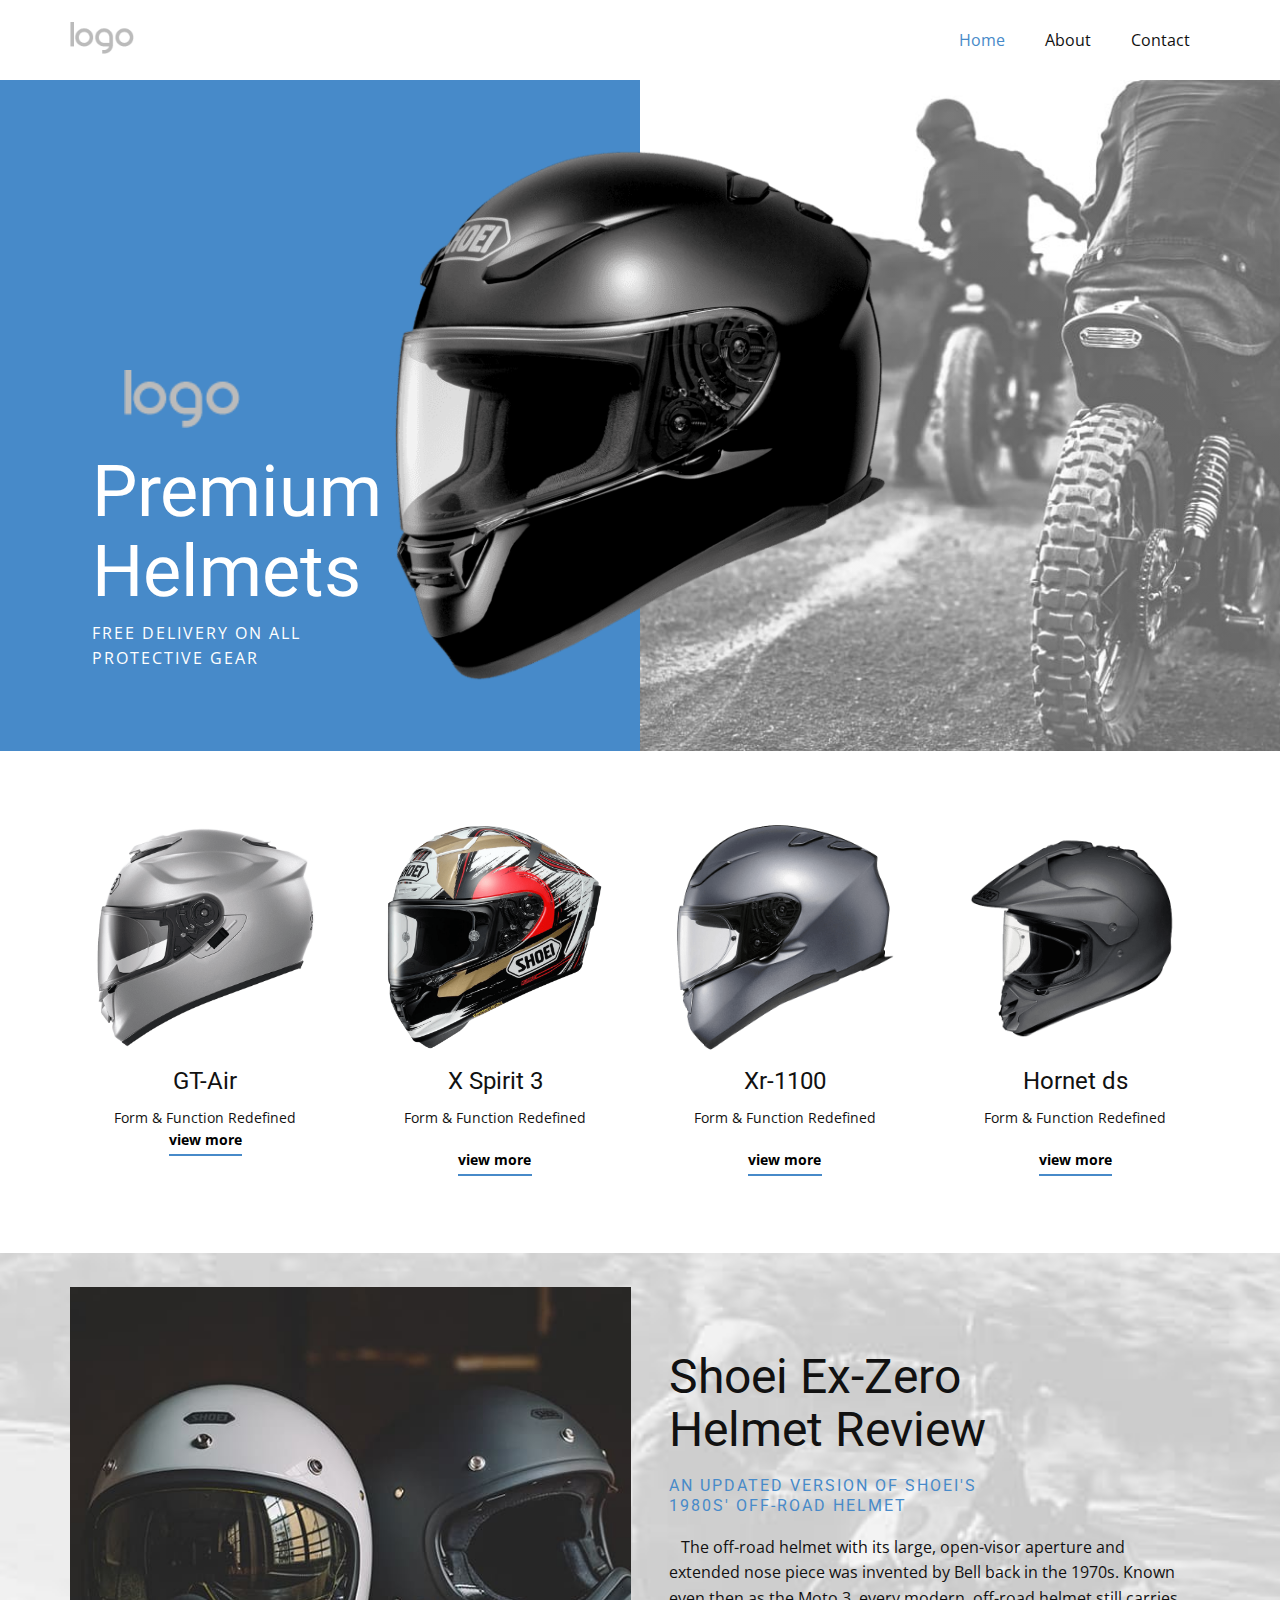
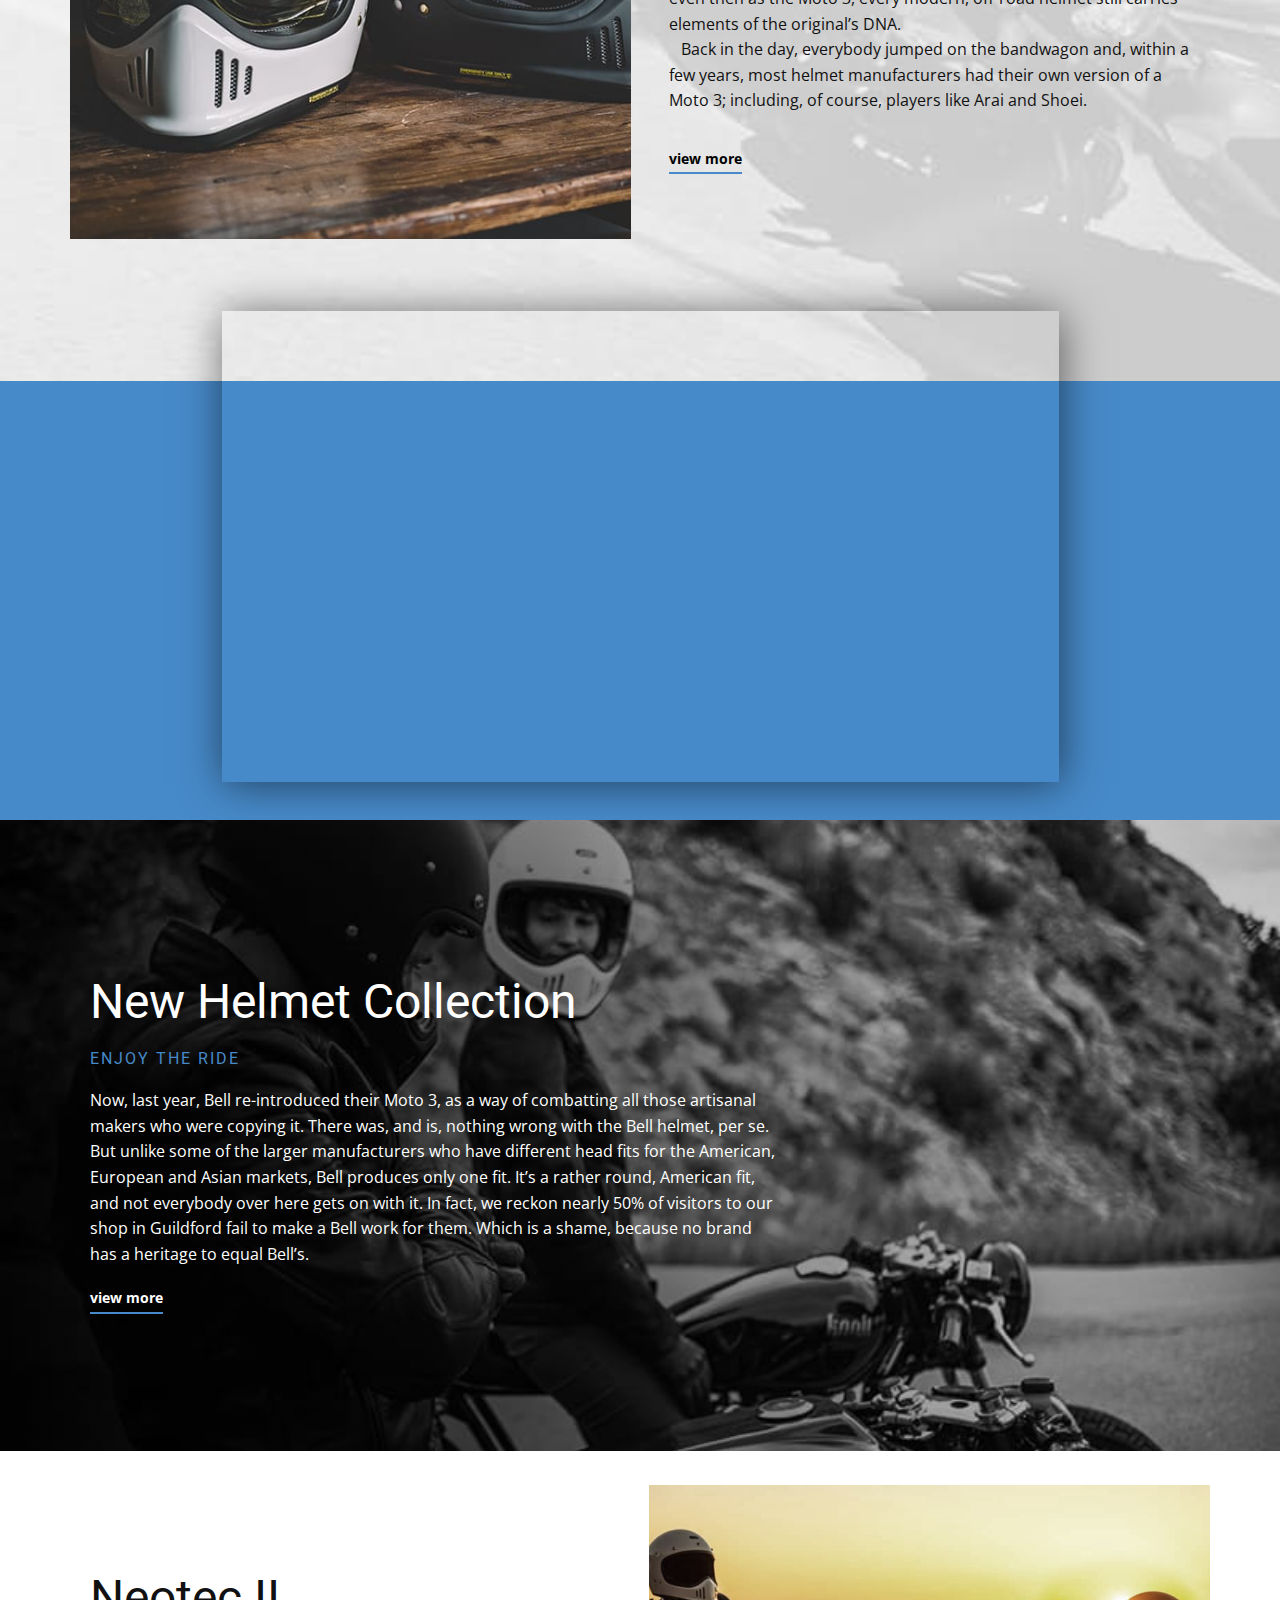
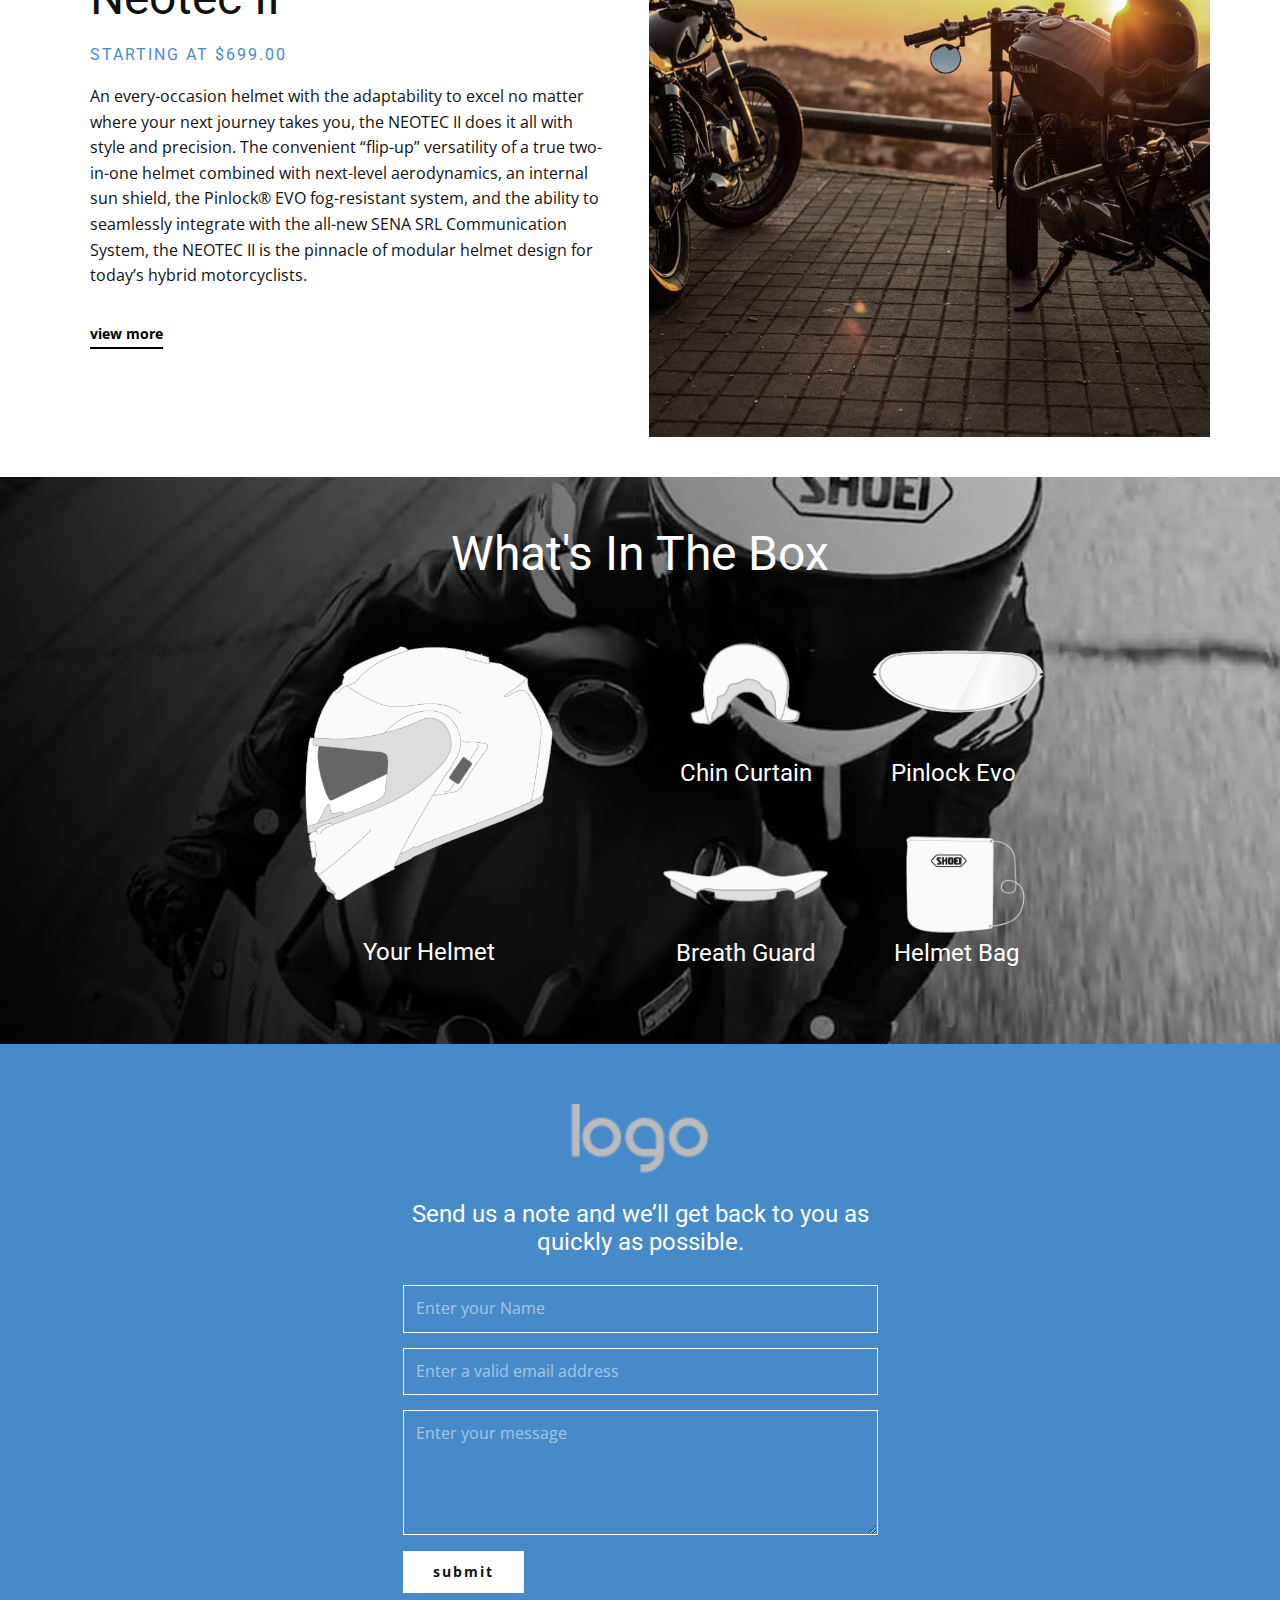
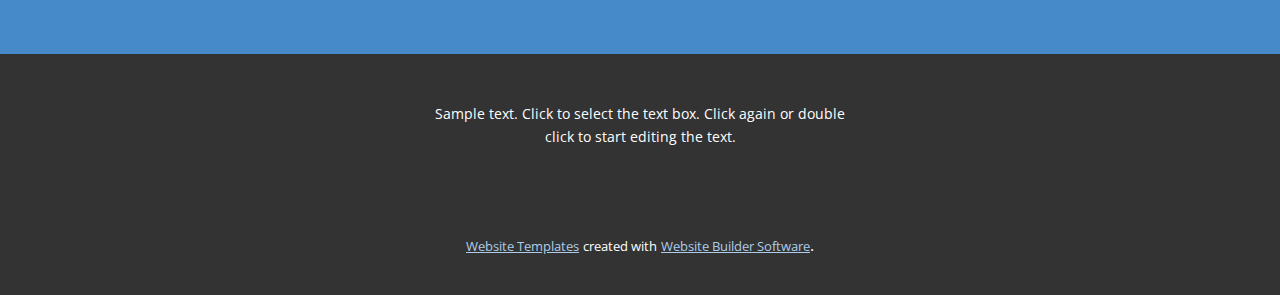
<file: index.html>
<!DOCTYPE html>
<html style="font-size: 16px;">
  <head>
    <meta name="viewport" content="width=device-width, initial-scale=1.0">
    <meta charset="utf-8">
    <meta name="keywords" content="Premium Helmets, Shoei Ex-Zero Helmet Review, New Helmet Collection, Neotec II, What&amp;apos;s In The Box">
    <meta name="description" content="">
    <meta name="page_type" content="np-template-header-footer-from-plugin">
    <title>Home</title>
    <link rel="stylesheet" href="nicepage.css" media="screen">
<link rel="stylesheet" href="Home.css" media="screen">
    <script class="u-script" type="text/javascript" src="jquery.js" defer=""></script>
    <script class="u-script" type="text/javascript" src="nicepage.js" defer=""></script>
    <meta name="generator" content="Nicepage 4.4.3, nicepage.com">
    <link id="u-theme-google-font" rel="stylesheet" href="https://fonts.googleapis.com/css?family=Roboto:100,100i,300,300i,400,400i,500,500i,700,700i,900,900i|Open+Sans:300,300i,400,400i,600,600i,700,700i,800,800i">
    
    
    
    
    
    
    
    
    
    <script type="application/ld+json">{
		"@context": "http://schema.org",
		"@type": "Organization",
		"name": "",
		"logo": "images/default-logo.png"
}</script>
    <meta name="theme-color" content="#478ac9">
    <meta property="og:title" content="Home">
    <meta property="og:type" content="website">
  </head>
  <body data-home-page="Home.html" data-home-page-title="Home" class="u-body u-xl-mode"><header class="u-clearfix u-header u-header" id="sec-10b4"><div class="u-clearfix u-sheet u-valign-middle u-sheet-1">
        <a href="https://nicepage.com" class="u-image u-logo u-image-1">
          <img src="images/default-logo.png" class="u-logo-image u-logo-image-1">
        </a>
        <nav class="u-menu u-menu-dropdown u-offcanvas u-menu-1">
          <div class="menu-collapse" style="font-size: 1rem; letter-spacing: 0px;">
            <a class="u-button-style u-custom-left-right-menu-spacing u-custom-padding-bottom u-custom-top-bottom-menu-spacing u-nav-link u-text-active-palette-1-base u-text-hover-palette-2-base" href="#">
              <svg class="u-svg-link" viewBox="0 0 24 24"><use xmlns:xlink="http://www.w3.org/1999/xlink" xlink:href="#menu-hamburger"></use></svg>
              <svg class="u-svg-content" version="1.1" id="menu-hamburger" viewBox="0 0 16 16" x="0px" y="0px" xmlns:xlink="http://www.w3.org/1999/xlink" xmlns="http://www.w3.org/2000/svg"><g><rect y="1" width="16" height="2"></rect><rect y="7" width="16" height="2"></rect><rect y="13" width="16" height="2"></rect>
</g></svg>
            </a>
          </div>
          <div class="u-nav-container">
            <ul class="u-nav u-unstyled u-nav-1"><li class="u-nav-item"><a class="u-button-style u-nav-link u-text-active-palette-1-base u-text-hover-palette-2-base" href="Home.html" style="padding: 10px 20px;">Home</a>
</li><li class="u-nav-item"><a class="u-button-style u-nav-link u-text-active-palette-1-base u-text-hover-palette-2-base" href="About.html" style="padding: 10px 20px;">About</a>
</li><li class="u-nav-item"><a class="u-button-style u-nav-link u-text-active-palette-1-base u-text-hover-palette-2-base" href="Contact.html" style="padding: 10px 20px;">Contact</a>
</li></ul>
          </div>
          <div class="u-nav-container-collapse">
            <div class="u-black u-container-style u-inner-container-layout u-opacity u-opacity-95 u-sidenav">
              <div class="u-inner-container-layout u-sidenav-overflow">
                <div class="u-menu-close"></div>
                <ul class="u-align-center u-nav u-popupmenu-items u-unstyled u-nav-2"><li class="u-nav-item"><a class="u-button-style u-nav-link" href="Home.html">Home</a>
</li><li class="u-nav-item"><a class="u-button-style u-nav-link" href="About.html">About</a>
</li><li class="u-nav-item"><a class="u-button-style u-nav-link" href="Contact.html">Contact</a>
</li></ul>
              </div>
            </div>
            <div class="u-black u-menu-overlay u-opacity u-opacity-70"></div>
          </div>
        </nav>
      </div></header>
    <section class="u-clearfix u-expanded-width-xs u-white u-section-1" id="carousel_cc0d">
      <div class="u-clearfix u-expanded-width u-layout-wrap u-layout-wrap-1">
        <div class="u-layout">
          <div class="u-layout-row">
            <div class="u-container-style u-layout-cell u-left-cell u-palette-1-base u-size-30 u-layout-cell-1">
              <div class="u-container-layout">
                <div class="u-container-style u-group u-group-1">
                  <div class="u-container-layout u-valign-bottom-lg u-valign-bottom-md u-valign-bottom-xl u-container-layout-2">
                    <img src="images/6cc4627e101bf92ddf910f98fb639991.png" alt="" class="u-image u-image-contain u-image-default u-image-1" data-image-width="2000" data-image-height="708">
                    <h1 class="u-custom-font u-font-trebuchet-ms u-text u-title u-text-1">Premium Helmets</h1>
                    <p class="u-text u-text-2">Free delivery on all protective gear</p>
                  </div>
                </div>
              </div>
            </div>
            <div class="u-container-style u-image u-layout-cell u-right-cell u-shading u-size-30 u-image-2">
              <div class="u-container-layout"></div>
            </div>
          </div>
        </div>
      </div>
      <img src="images/62abc994a63aa98e1a52f1651e9aaf8a.png" alt="" class="u-image u-image-contain u-image-default u-image-3" data-image-width="560" data-image-height="560">
    </section>
    <section class="u-clearfix u-white u-section-2" id="carousel_aa6d">
      <div class="u-clearfix u-sheet u-sheet-1">
        <div class="u-clearfix u-expanded-width u-gutter-20 u-layout-wrap u-layout-wrap-1">
          <div class="u-layout">
            <div class="u-layout-row">
              <div class="u-align-center u-container-style u-expand-resize u-layout-cell u-left-cell u-size-15 u-size-30-md u-layout-cell-1">
                <div class="u-container-layout u-valign-middle-sm u-container-layout-1">
                  <img class="u-image u-image-contain u-image-1" src="images/b57e2f6606c4f983fee9807e0ab590a7.png">
                  <h3 class="u-custom-font u-font-trebuchet-ms u-text u-text-1">GT-Air</h3>
                  <p class="u-text u-text-2">Form &amp; Function Redefined</p>
                  <a href="https://nicepage.cc" class="u-border-2 u-border-palette-1-base u-link u-text-black u-link-1">view more</a>
                </div>
              </div>
              <div class="u-align-center-md u-align-center-sm u-align-center-xs u-container-style u-layout-cell u-size-15 u-size-30-md u-layout-cell-2">
                <div class="u-container-layout u-valign-middle-sm u-container-layout-2">
                  <img class="u-image u-image-contain u-image-2" src="images/f8ea9165540df1baf84c9c23ac3ca44f.png">
                  <h3 class="u-align-center-lg u-align-center-xl u-custom-font u-font-trebuchet-ms u-text u-text-3">X Spirit 3</h3>
                  <p class="u-align-center-lg u-align-center-xl u-text u-text-4">Form &amp; Function Redefined</p>
                  <a href="https://nicepage.com/c/architecture-building-website-templates" class="u-align-left u-border-2 u-border-palette-1-base u-link u-text-black u-link-2">view more</a>
                </div>
              </div>
              <div class="u-align-center-md u-align-center-sm u-align-center-xs u-container-style u-layout-cell u-size-15 u-size-30-md u-layout-cell-3">
                <div class="u-container-layout u-valign-middle-sm u-container-layout-3">
                  <img class="u-image u-image-contain u-image-3" src="images/faebd4667efe4d425fb788f768ec9d93.png">
                  <h3 class="u-align-center-lg u-align-center-xl u-custom-font u-font-trebuchet-ms u-text u-text-5">Xr-1100</h3>
                  <p class="u-align-center-lg u-align-center-xl u-text u-text-6">Form &amp; Function Redefined</p>
                  <a href="https://nicepage.review" class="u-align-left u-border-2 u-border-palette-1-base u-link u-text-black u-link-3">view more</a>
                </div>
              </div>
              <div class="u-align-center-md u-align-center-sm u-align-center-xs u-container-style u-layout-cell u-right-cell u-size-15 u-size-30-md u-layout-cell-4">
                <div class="u-container-layout u-valign-middle-sm u-container-layout-4">
                  <img class="u-image u-image-contain u-image-4" src="images/ffb6e2be897b7db7e6017631571cbb96.png">
                  <h3 class="u-align-center-lg u-align-center-xl u-custom-font u-font-trebuchet-ms u-text u-text-7">Hornet ds</h3>
                  <p class="u-align-center-lg u-align-center-xl u-text u-text-8">Form &amp; Function Redefined</p>
                  <a href="https://nicepage.com/joomla-templates" class="u-border-2 u-border-palette-1-base u-link u-text-black u-link-4">view more</a>
                </div>
              </div>
            </div>
          </div>
        </div>
      </div>
    </section>
    <section class="u-clearfix u-image u-section-3" id="carousel_2091">
      <div class="u-clearfix u-sheet u-sheet-1">
        <div class="u-clearfix u-expanded-width u-gutter-18 u-layout-wrap u-layout-wrap-1">
          <div class="u-layout">
            <div class="u-layout-row">
              <div class="u-container-style u-image u-layout-cell u-left-cell u-size-30 u-image-1">
                <div class="u-container-layout"></div>
              </div>
              <div class="u-container-style u-layout-cell u-right-cell u-size-30 u-layout-cell-2">
                <div class="u-container-layout u-valign-middle u-container-layout-2">
                  <h2 class="u-custom-font u-font-trebuchet-ms u-text u-text-1">Shoei Ex-Zero Helmet Review</h2>
                  <h5 class="u-text u-text-palette-1-base u-text-2">AN UPDATED VERSION OF SHOEI'S 1980s' OFF-ROAD HELMET</h5>
                  <p class="u-text u-text-3">&nbsp; &nbsp;The off-road helmet with its large, open-visor aperture and extended nose piece was invented by Bell back in the 1970s. Known even then as the Moto 3, every modern, off-road helmet still carries elements of
                                    the original’s DNA.<br>&nbsp; &nbsp;Back in the day, everybody jumped on the bandwagon and, within a few years, most helmet manufacturers had their own version of a Moto 3; including, of course, players like Arai and
                                    Shoei. 
                  </p>
                  <a href="https://nicepage.com/c/food-restaurant-website-templates" class="u-border-2 u-border-palette-1-base u-link u-text-black u-link-1">view more</a>
                </div>
              </div>
            </div>
          </div>
        </div>
      </div>
    </section>
    <section class="u-clearfix u-palette-1-base u-section-4" id="carousel_8421">
      <div class="u-clearfix u-sheet u-sheet-1">
        <div class="u-expanded-width-xs u-video u-video-1">
          <div class="embed-responsive embed-responsive-1">
            <iframe class="embed-responsive-item" src="https://player.vimeo.com/video/270464909?loop=0&amp;muted=0&amp;title=0" frameborder="0" allowfullscreen=""></iframe>
          </div>
        </div>
      </div>
    </section>
    <section class="u-clearfix u-image u-shading u-section-5" id="carousel_325a">
      <div class="u-clearfix u-sheet u-sheet-1">
        <div class="u-container-style u-group u-group-1">
          <div class="u-container-layout u-valign-middle u-container-layout-1">
            <h2 class="u-custom-font u-font-trebuchet-ms u-text u-text-1">New Helmet Collection</h2>
            <h5 class="u-text u-text-palette-1-base u-text-2">enjoy the ride</h5>
            <p class="u-text u-text-3">Now, last year, Bell re-introduced their Moto 3, as a way of combatting all those artisanal makers who were copying it. There was, and is, nothing wrong with the Bell helmet, per se. But unlike some of the larger manufacturers who
                        have different head fits for the American, European and Asian markets, Bell produces only one fit. It’s a rather round, American fit, and not everybody over here gets on with it. In fact, we reckon nearly 50% of visitors to our
                        shop in Guildford fail to make a Bell work for them. Which is a shame, because no brand has a heritage to equal Bell’s.</p>
            <a href="https://nicepage.cc" class="u-border-2 u-border-palette-1-base u-link u-text-body-alt-color u-link-1">view more</a>
          </div>
        </div>
      </div>
    </section>
    <section class="u-clearfix u-white u-section-6" id="carousel_7777">
      <div class="u-clearfix u-sheet u-sheet-1">
        <div class="u-clearfix u-expanded-width u-gutter-18 u-layout-wrap u-layout-wrap-1">
          <div class="u-layout">
            <div class="u-layout-row">
              <div class="u-container-style u-layout-cell u-left-cell u-size-30 u-layout-cell-1">
                <div class="u-container-layout u-valign-middle u-container-layout-1">
                  <h2 class="u-custom-font u-font-trebuchet-ms u-text u-text-1">Neotec II</h2>
                  <h5 class="u-text u-text-palette-1-base u-text-2">Starting at&nbsp;$699.00</h5>
                  <p class="u-text u-text-3">An every-occasion helmet with the adaptability to excel no matter where your next journey takes you, the NEOTEC II does it all with style and precision. The convenient “flip-up” versatility of a true two-in-one helmet combined
                                    with next-level aerodynamics, an internal sun shield, the Pinlock® EVO fog-resistant system, and the ability to seamlessly integrate with the all-new SENA SRL Communication System, the NEOTEC II is the pinnacle of modular
                                    helmet design for today’s hybrid motorcyclists.</p>
                  <a href="https://nicepage.online" class="u-border-2 u-border-custom-color-2 u-link u-text-black u-link-1">view more</a>
                </div>
              </div>
              <div class="u-container-style u-image u-layout-cell u-right-cell u-size-30 u-image-1">
                <div class="u-container-layout"></div>
              </div>
            </div>
          </div>
        </div>
      </div>
    </section>
    <section class="u-clearfix u-image u-shading u-section-7" id="carousel_2641">
      <div class="u-clearfix u-sheet u-sheet-1">
        <div class="u-align-center u-container-style u-group u-group-1">
          <div class="u-container-layout u-valign-middle">
            <h2 class="u-custom-font u-font-trebuchet-ms u-text u-text-1">What's In The Box</h2>
          </div>
        </div>
        <div class="u-clearfix u-gutter-20 u-layout-wrap u-layout-wrap-1">
          <div class="u-layout">
            <div class="u-layout-row">
              <div class="u-size-30 u-size-60-md">
                <div class="u-layout-col">
                  <div class="u-container-style u-expand-resize u-layout-cell u-left-cell u-size-60 u-layout-cell-1">
                    <div class="u-container-layout u-valign-middle-sm">
                      <img class="u-image u-image-contain u-image-1" src="images/94d2b84b8264a0462b009dee803de90c.png">
                      <h3 class="u-align-center u-custom-font u-font-trebuchet-ms u-text u-text-2">Your Helmet</h3>
                    </div>
                  </div>
                </div>
              </div>
              <div class="u-size-30 u-size-60-md">
                <div class="u-layout-col">
                  <div class="u-size-30">
                    <div class="u-layout-row">
                      <div class="u-container-style u-expand-resize u-layout-cell u-size-30 u-layout-cell-2">
                        <div class="u-container-layout">
                          <img class="u-expanded-width u-image u-image-contain u-image-2" src="images/156a33aa09e811cf595121807d26cb8d.png">
                          <h3 class="u-align-center u-custom-font u-font-trebuchet-ms u-text u-text-3">Chin Curtain</h3>
                        </div>
                      </div>
                      <div class="u-align-center-md u-align-center-sm u-container-style u-expand-resize u-layout-cell u-right-cell u-size-30 u-layout-cell-3">
                        <div class="u-container-layout u-container-layout-4">
                          <img class="u-image u-image-contain u-image-3" src="images/97504db561bc960a96d7613cd7dada49.png">
                          <h3 class="u-align-center-lg u-align-center-xl u-align-center-xs u-custom-font u-font-trebuchet-ms u-text u-text-4">Pinlock Evo</h3>
                        </div>
                      </div>
                    </div>
                  </div>
                  <div class="u-size-30">
                    <div class="u-layout-row">
                      <div class="u-container-style u-expand-resize u-layout-cell u-size-30 u-layout-cell-4">
                        <div class="u-container-layout">
                          <img class="u-expanded-width u-image u-image-contain u-image-4" src="images/ff2ca1facae1f7cc96bfd2a438c1d7d0.png">
                          <h3 class="u-align-center u-custom-font u-font-trebuchet-ms u-text u-text-5">Breath Guard</h3>
                        </div>
                      </div>
                      <div class="u-align-center-md u-container-style u-expand-resize u-layout-cell u-right-cell u-size-30 u-layout-cell-5">
                        <div class="u-container-layout u-container-layout-6">
                          <img class="u-image u-image-contain u-image-5" src="images/8fe633ebfa8de131436c0ff478d5ec47.png">
                          <h3 class="u-align-center-lg u-align-center-sm u-align-center-xl u-align-center-xs u-custom-font u-font-trebuchet-ms u-text u-text-6">Helmet Bag</h3>
                        </div>
                      </div>
                    </div>
                  </div>
                </div>
              </div>
            </div>
          </div>
        </div>
      </div>
    </section>
    <section class="u-clearfix u-palette-1-base u-section-8" id="carousel_4ce1">
      <div class="u-clearfix u-sheet u-sheet-1">
        <div class="u-align-center u-container-style u-group u-group-1">
          <div class="u-container-layout u-valign-middle-lg u-valign-middle-sm u-valign-middle-xl u-valign-middle-xs u-container-layout-1">
            <img src="images/6cc4627e101bf92ddf910f98fb639991.png" alt="" class="u-image u-image-contain u-image-default u-image-1" data-image-width="2000" data-image-height="708">
            <h3 class="u-custom-font u-font-trebuchet-ms u-text u-text-1">Send us a note and we’ll get back to you as quickly as possible.</h3>
            <div class="u-form u-form-1">
              <form action="#" method="POST" class="u-block-7b9d-8 u-clearfix u-form-spacing-15 u-form-vertical u-inner-form" source="custom"><!-- hidden inputs for siteId and pageId -->
                <div class="u-form-group u-form-name">
                  <label for="name-c64a" class="u-form-control-hidden u-label">Name</label>
                  <input type="text" placeholder="Enter your Name" id="name-c64a" name="name" class="u-border-1 u-border-white u-input u-input-rectangle" required="">
                </div><!-- always visible -->
                <div class="u-form-email u-form-group">
                  <label for="email-c64a" class="u-form-control-hidden u-label">Email</label>
                  <input type="email" placeholder="Enter a valid email address" id="email-c64a" name="email" class="u-border-1 u-border-white u-input u-input-rectangle" required="">
                </div>
                <div class="u-form-group u-form-message">
                  <label for="message-c64a" class="u-form-control-hidden u-label">Message</label>
                  <textarea placeholder="Enter your message" rows="4" cols="50" id="message-c64a" name="message" class="u-border-1 u-border-white u-input u-input-rectangle" required=""></textarea>
                </div>
                <div class="u-form-group u-form-submit">
                  <a href="#" class="u-btn u-btn-submit u-button-style u-white u-btn-1">submit</a>
                  <input type="submit" value="submit" class="u-form-control-hidden">
                </div>
                <div class="u-form-send-message u-form-send-success"> Thank you! Your message has been sent. </div>
                <div class="u-form-send-error u-form-send-message"> Unable to send your message. Please fix errors then try again. </div>
                <input type="hidden" value="" name="recaptchaResponse">
              </form>
            </div>
          </div>
        </div>
      </div>
    </section>
    
    
    <footer class="u-align-center u-clearfix u-footer u-grey-80 u-footer" id="sec-6727"><div class="u-clearfix u-sheet u-sheet-1">
        <p class="u-small-text u-text u-text-variant u-text-1">Sample text. Click to select the text box. Click again or double click to start editing the text.</p>
      </div></footer>
    <section class="u-backlink u-clearfix u-grey-80">
      <a class="u-link" href="https://nicepage.com/website-templates" target="_blank">
        <span>Website Templates</span>
      </a>
      <p class="u-text">
        <span>created with</span>
      </p>
      <a class="u-link" href="" target="_blank">
        <span>Website Builder Software</span>
      </a>. 
    </section>
  </body>
</html>
</file>
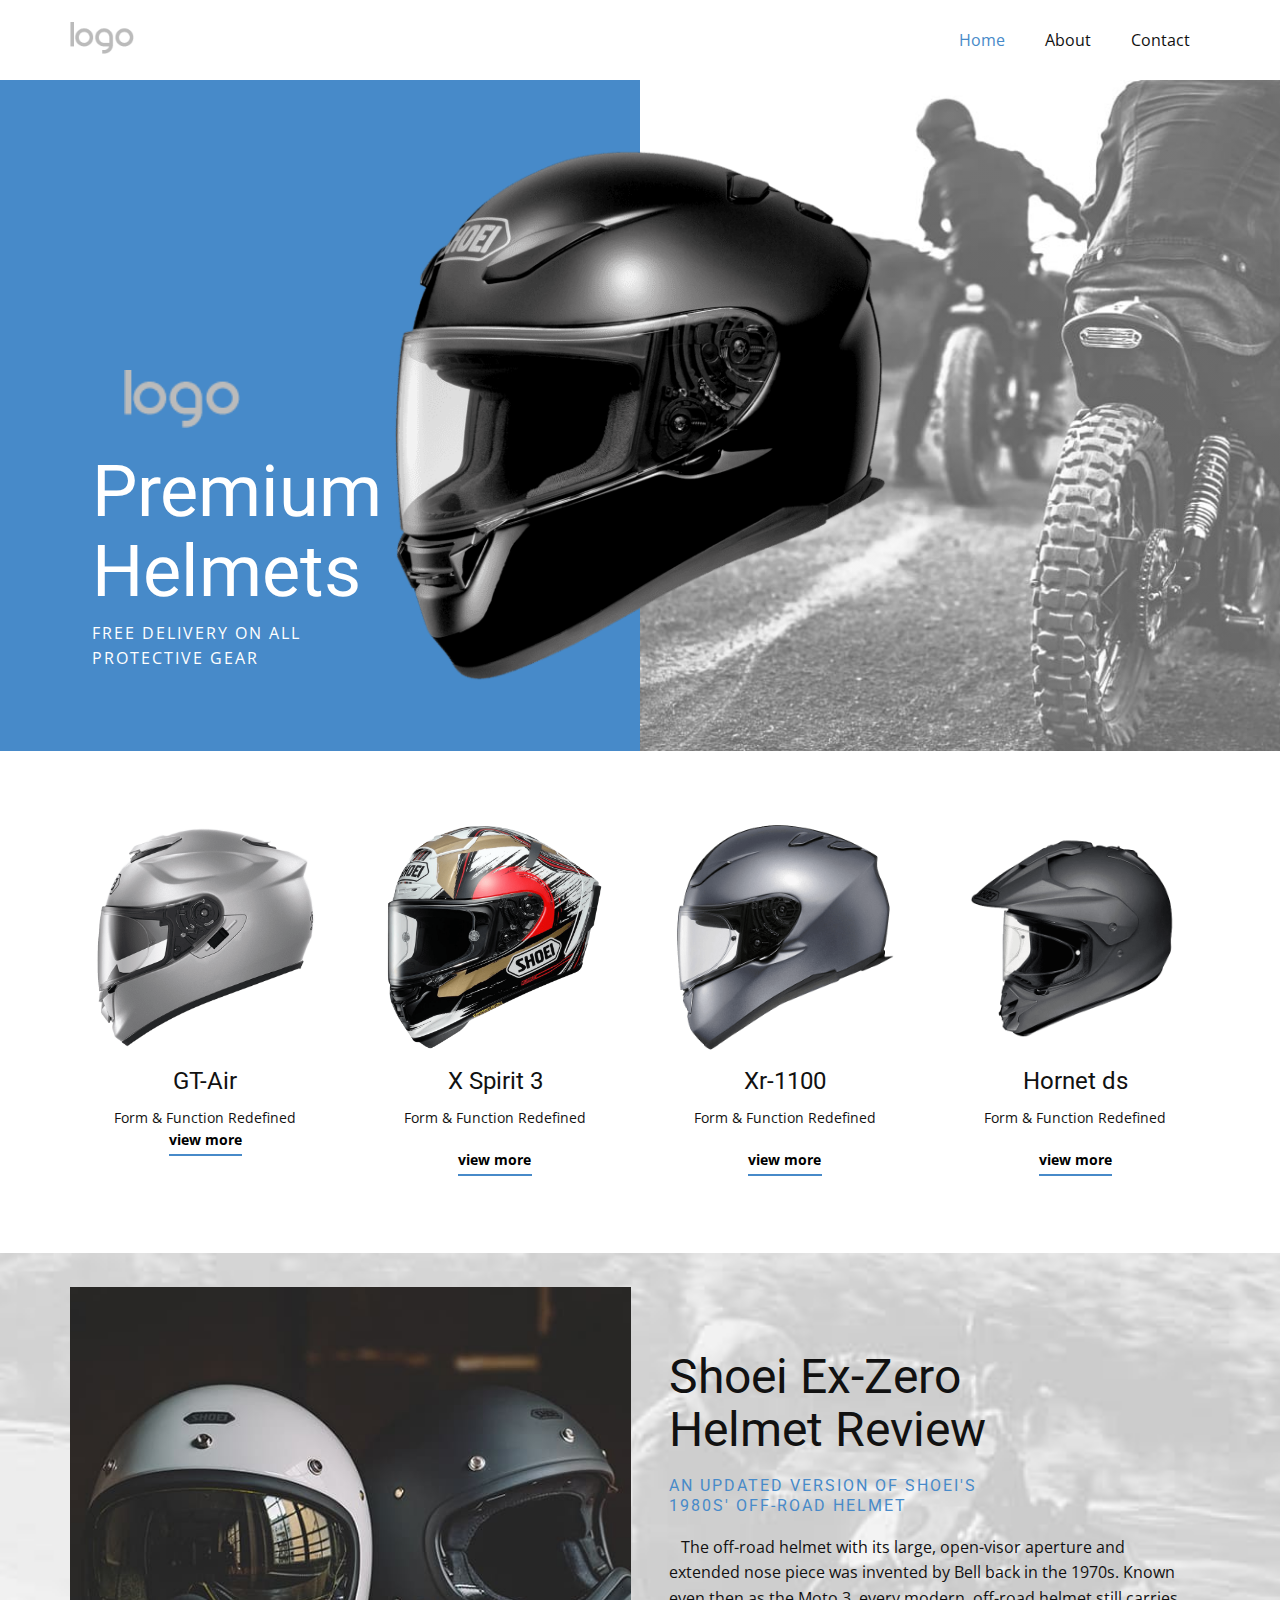
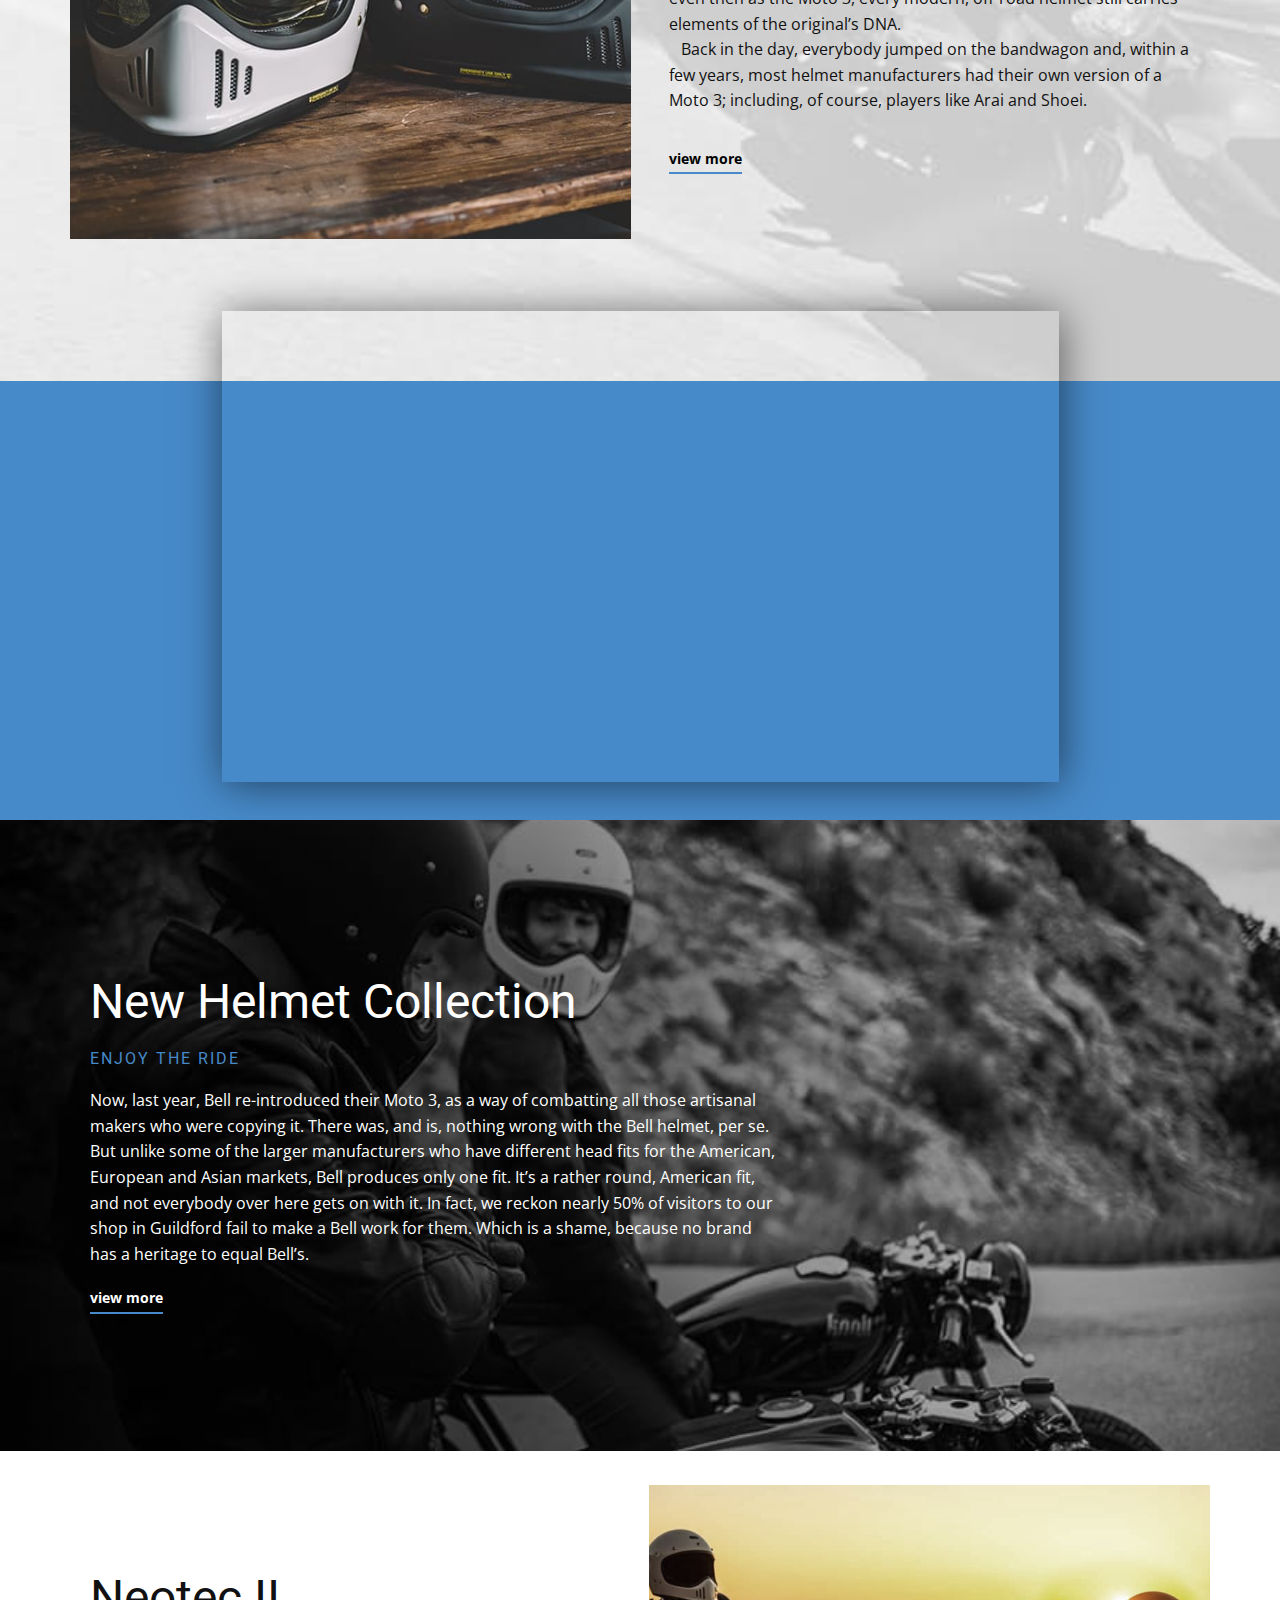
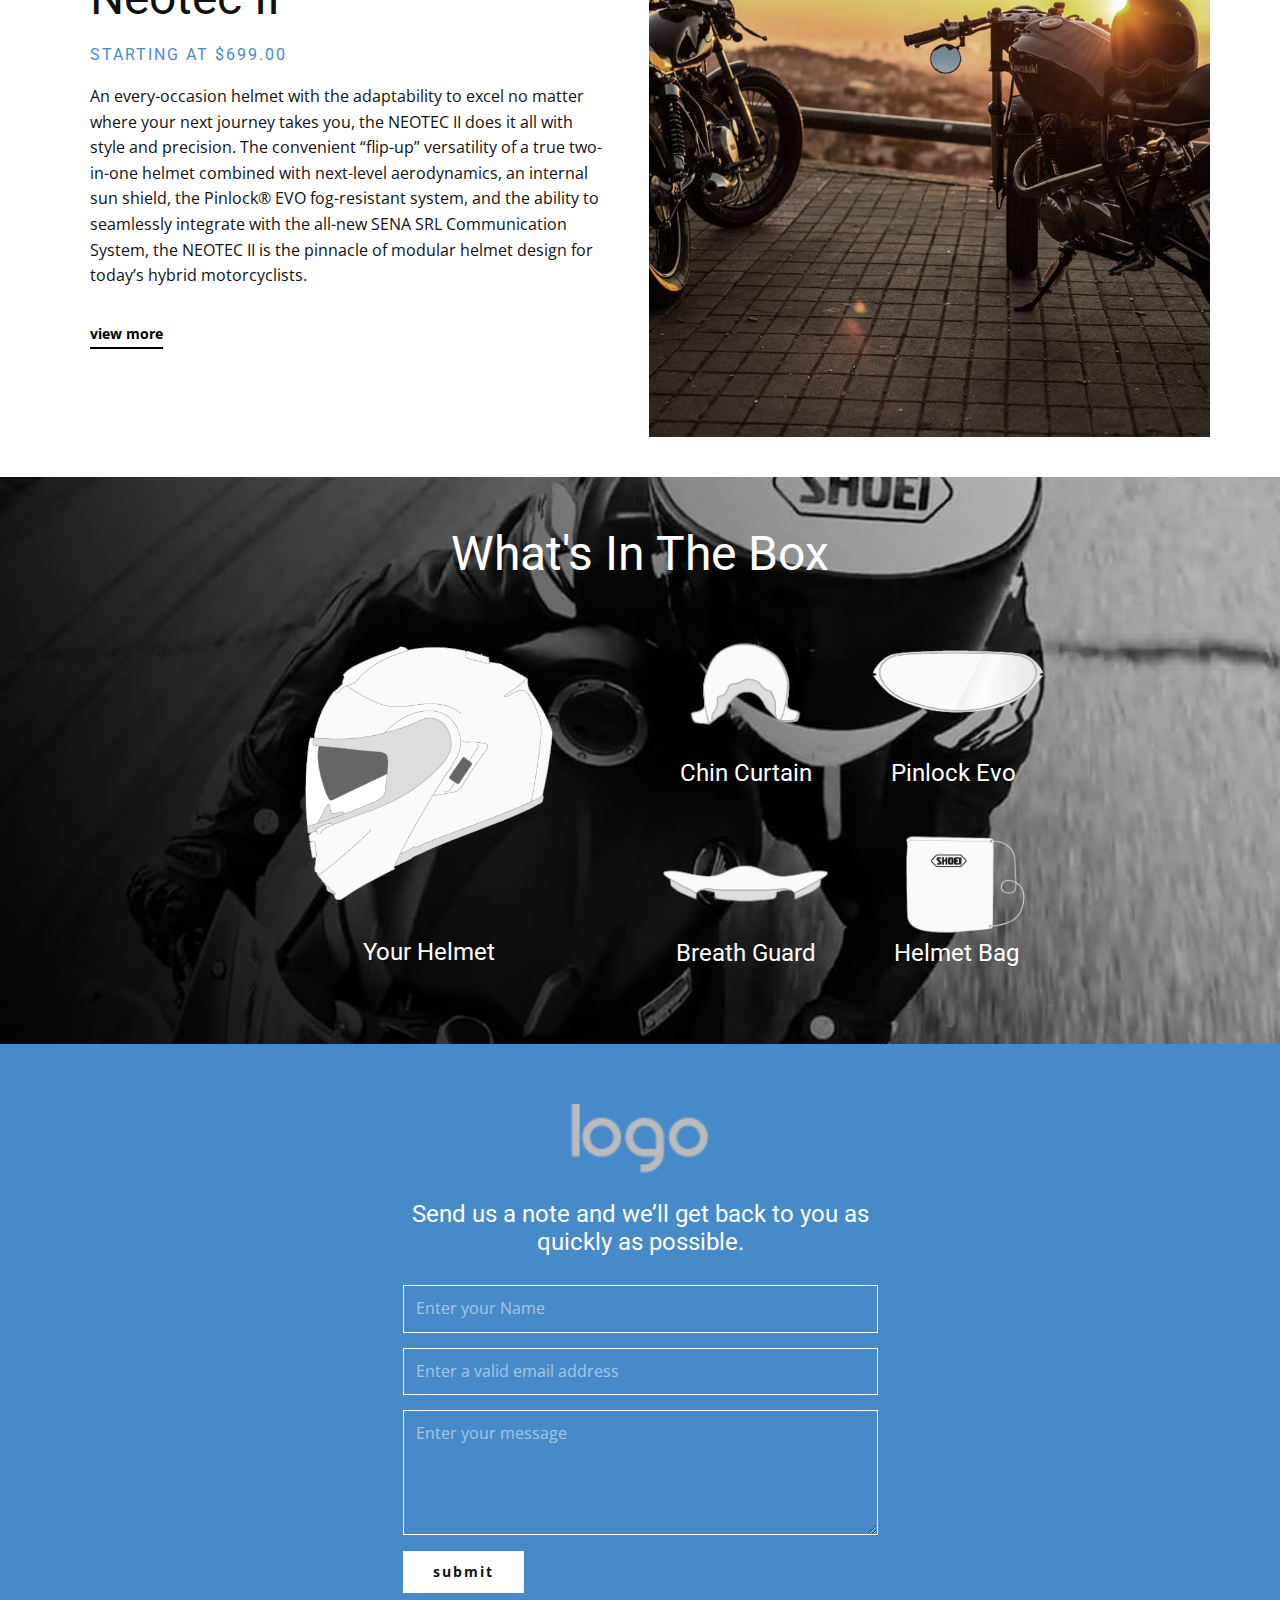
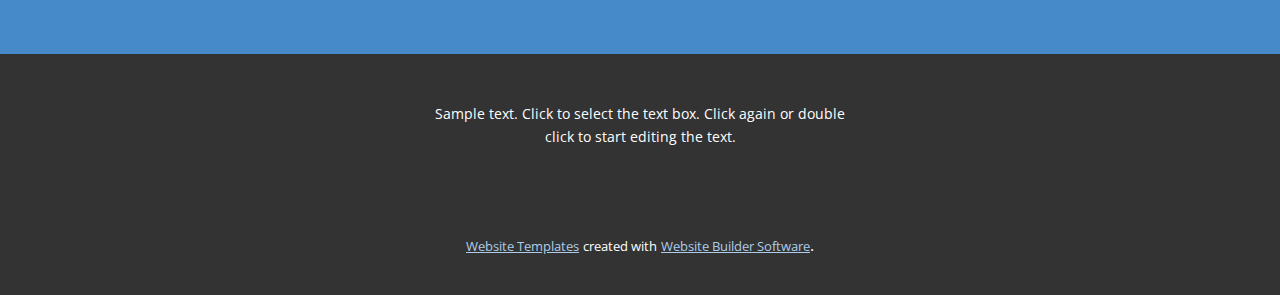
<file: Home.html>
<!DOCTYPE html>
<html style="font-size: 16px;">
  <head>
    <meta name="viewport" content="width=device-width, initial-scale=1.0">
    <meta charset="utf-8">
    <meta name="keywords" content="Premium Helmets, Shoei Ex-Zero Helmet Review, New Helmet Collection, Neotec II, What&amp;apos;s In The Box">
    <meta name="description" content="">
    <meta name="page_type" content="np-template-header-footer-from-plugin">
    <title>Home</title>
    <link rel="stylesheet" href="nicepage.css" media="screen">
<link rel="stylesheet" href="Home.css" media="screen">
    <script class="u-script" type="text/javascript" src="jquery.js" defer=""></script>
    <script class="u-script" type="text/javascript" src="nicepage.js" defer=""></script>
    <meta name="generator" content="Nicepage 4.4.3, nicepage.com">
    <link id="u-theme-google-font" rel="stylesheet" href="https://fonts.googleapis.com/css?family=Roboto:100,100i,300,300i,400,400i,500,500i,700,700i,900,900i|Open+Sans:300,300i,400,400i,600,600i,700,700i,800,800i">
    
    
    
    
    
    
    
    
    
    <script type="application/ld+json">{
		"@context": "http://schema.org",
		"@type": "Organization",
		"name": "",
		"logo": "images/default-logo.png"
}</script>
    <meta name="theme-color" content="#478ac9">
    <meta property="og:title" content="Home">
    <meta property="og:type" content="website">
  </head>
  <body class="u-body u-xl-mode"><header class="u-clearfix u-header u-header" id="sec-10b4"><div class="u-clearfix u-sheet u-valign-middle u-sheet-1">
        <a href="https://nicepage.com" class="u-image u-logo u-image-1">
          <img src="images/default-logo.png" class="u-logo-image u-logo-image-1">
        </a>
        <nav class="u-menu u-menu-dropdown u-offcanvas u-menu-1">
          <div class="menu-collapse" style="font-size: 1rem; letter-spacing: 0px;">
            <a class="u-button-style u-custom-left-right-menu-spacing u-custom-padding-bottom u-custom-top-bottom-menu-spacing u-nav-link u-text-active-palette-1-base u-text-hover-palette-2-base" href="#">
              <svg class="u-svg-link" viewBox="0 0 24 24"><use xmlns:xlink="http://www.w3.org/1999/xlink" xlink:href="#menu-hamburger"></use></svg>
              <svg class="u-svg-content" version="1.1" id="menu-hamburger" viewBox="0 0 16 16" x="0px" y="0px" xmlns:xlink="http://www.w3.org/1999/xlink" xmlns="http://www.w3.org/2000/svg"><g><rect y="1" width="16" height="2"></rect><rect y="7" width="16" height="2"></rect><rect y="13" width="16" height="2"></rect>
</g></svg>
            </a>
          </div>
          <div class="u-nav-container">
            <ul class="u-nav u-unstyled u-nav-1"><li class="u-nav-item"><a class="u-button-style u-nav-link u-text-active-palette-1-base u-text-hover-palette-2-base" href="Home.html" style="padding: 10px 20px;">Home</a>
</li><li class="u-nav-item"><a class="u-button-style u-nav-link u-text-active-palette-1-base u-text-hover-palette-2-base" href="About.html" style="padding: 10px 20px;">About</a>
</li><li class="u-nav-item"><a class="u-button-style u-nav-link u-text-active-palette-1-base u-text-hover-palette-2-base" href="Contact.html" style="padding: 10px 20px;">Contact</a>
</li></ul>
          </div>
          <div class="u-nav-container-collapse">
            <div class="u-black u-container-style u-inner-container-layout u-opacity u-opacity-95 u-sidenav">
              <div class="u-inner-container-layout u-sidenav-overflow">
                <div class="u-menu-close"></div>
                <ul class="u-align-center u-nav u-popupmenu-items u-unstyled u-nav-2"><li class="u-nav-item"><a class="u-button-style u-nav-link" href="Home.html">Home</a>
</li><li class="u-nav-item"><a class="u-button-style u-nav-link" href="About.html">About</a>
</li><li class="u-nav-item"><a class="u-button-style u-nav-link" href="Contact.html">Contact</a>
</li></ul>
              </div>
            </div>
            <div class="u-black u-menu-overlay u-opacity u-opacity-70"></div>
          </div>
        </nav>
      </div></header>
    <section class="u-clearfix u-expanded-width-xs u-white u-section-1" id="carousel_cc0d">
      <div class="u-clearfix u-expanded-width u-layout-wrap u-layout-wrap-1">
        <div class="u-layout">
          <div class="u-layout-row">
            <div class="u-container-style u-layout-cell u-left-cell u-palette-1-base u-size-30 u-layout-cell-1">
              <div class="u-container-layout">
                <div class="u-container-style u-group u-group-1">
                  <div class="u-container-layout u-valign-bottom-lg u-valign-bottom-md u-valign-bottom-xl u-container-layout-2">
                    <img src="images/6cc4627e101bf92ddf910f98fb639991.png" alt="" class="u-image u-image-contain u-image-default u-image-1" data-image-width="2000" data-image-height="708">
                    <h1 class="u-custom-font u-font-trebuchet-ms u-text u-title u-text-1">Premium Helmets</h1>
                    <p class="u-text u-text-2">Free delivery on all protective gear</p>
                  </div>
                </div>
              </div>
            </div>
            <div class="u-container-style u-image u-layout-cell u-right-cell u-shading u-size-30 u-image-2">
              <div class="u-container-layout"></div>
            </div>
          </div>
        </div>
      </div>
      <img src="images/62abc994a63aa98e1a52f1651e9aaf8a.png" alt="" class="u-image u-image-contain u-image-default u-image-3" data-image-width="560" data-image-height="560">
    </section>
    <section class="u-clearfix u-white u-section-2" id="carousel_aa6d">
      <div class="u-clearfix u-sheet u-sheet-1">
        <div class="u-clearfix u-expanded-width u-gutter-20 u-layout-wrap u-layout-wrap-1">
          <div class="u-layout">
            <div class="u-layout-row">
              <div class="u-align-center u-container-style u-expand-resize u-layout-cell u-left-cell u-size-15 u-size-30-md u-layout-cell-1">
                <div class="u-container-layout u-valign-middle-sm u-container-layout-1">
                  <img class="u-image u-image-contain u-image-1" src="images/b57e2f6606c4f983fee9807e0ab590a7.png">
                  <h3 class="u-custom-font u-font-trebuchet-ms u-text u-text-1">GT-Air</h3>
                  <p class="u-text u-text-2">Form &amp; Function Redefined</p>
                  <a href="https://nicepage.cc" class="u-border-2 u-border-palette-1-base u-link u-text-black u-link-1">view more</a>
                </div>
              </div>
              <div class="u-align-center-md u-align-center-sm u-align-center-xs u-container-style u-layout-cell u-size-15 u-size-30-md u-layout-cell-2">
                <div class="u-container-layout u-valign-middle-sm u-container-layout-2">
                  <img class="u-image u-image-contain u-image-2" src="images/f8ea9165540df1baf84c9c23ac3ca44f.png">
                  <h3 class="u-align-center-lg u-align-center-xl u-custom-font u-font-trebuchet-ms u-text u-text-3">X Spirit 3</h3>
                  <p class="u-align-center-lg u-align-center-xl u-text u-text-4">Form &amp; Function Redefined</p>
                  <a href="https://nicepage.com/c/architecture-building-website-templates" class="u-align-left u-border-2 u-border-palette-1-base u-link u-text-black u-link-2">view more</a>
                </div>
              </div>
              <div class="u-align-center-md u-align-center-sm u-align-center-xs u-container-style u-layout-cell u-size-15 u-size-30-md u-layout-cell-3">
                <div class="u-container-layout u-valign-middle-sm u-container-layout-3">
                  <img class="u-image u-image-contain u-image-3" src="images/faebd4667efe4d425fb788f768ec9d93.png">
                  <h3 class="u-align-center-lg u-align-center-xl u-custom-font u-font-trebuchet-ms u-text u-text-5">Xr-1100</h3>
                  <p class="u-align-center-lg u-align-center-xl u-text u-text-6">Form &amp; Function Redefined</p>
                  <a href="https://nicepage.review" class="u-align-left u-border-2 u-border-palette-1-base u-link u-text-black u-link-3">view more</a>
                </div>
              </div>
              <div class="u-align-center-md u-align-center-sm u-align-center-xs u-container-style u-layout-cell u-right-cell u-size-15 u-size-30-md u-layout-cell-4">
                <div class="u-container-layout u-valign-middle-sm u-container-layout-4">
                  <img class="u-image u-image-contain u-image-4" src="images/ffb6e2be897b7db7e6017631571cbb96.png">
                  <h3 class="u-align-center-lg u-align-center-xl u-custom-font u-font-trebuchet-ms u-text u-text-7">Hornet ds</h3>
                  <p class="u-align-center-lg u-align-center-xl u-text u-text-8">Form &amp; Function Redefined</p>
                  <a href="https://nicepage.com/joomla-templates" class="u-border-2 u-border-palette-1-base u-link u-text-black u-link-4">view more</a>
                </div>
              </div>
            </div>
          </div>
        </div>
      </div>
    </section>
    <section class="u-clearfix u-image u-section-3" id="carousel_2091">
      <div class="u-clearfix u-sheet u-sheet-1">
        <div class="u-clearfix u-expanded-width u-gutter-18 u-layout-wrap u-layout-wrap-1">
          <div class="u-layout">
            <div class="u-layout-row">
              <div class="u-container-style u-image u-layout-cell u-left-cell u-size-30 u-image-1">
                <div class="u-container-layout"></div>
              </div>
              <div class="u-container-style u-layout-cell u-right-cell u-size-30 u-layout-cell-2">
                <div class="u-container-layout u-valign-middle u-container-layout-2">
                  <h2 class="u-custom-font u-font-trebuchet-ms u-text u-text-1">Shoei Ex-Zero Helmet Review</h2>
                  <h5 class="u-text u-text-palette-1-base u-text-2">AN UPDATED VERSION OF SHOEI'S 1980s' OFF-ROAD HELMET</h5>
                  <p class="u-text u-text-3">&nbsp; &nbsp;The off-road helmet with its large, open-visor aperture and extended nose piece was invented by Bell back in the 1970s. Known even then as the Moto 3, every modern, off-road helmet still carries elements of
                                    the original’s DNA.<br>&nbsp; &nbsp;Back in the day, everybody jumped on the bandwagon and, within a few years, most helmet manufacturers had their own version of a Moto 3; including, of course, players like Arai and
                                    Shoei. 
                  </p>
                  <a href="https://nicepage.com/c/food-restaurant-website-templates" class="u-border-2 u-border-palette-1-base u-link u-text-black u-link-1">view more</a>
                </div>
              </div>
            </div>
          </div>
        </div>
      </div>
    </section>
    <section class="u-clearfix u-palette-1-base u-section-4" id="carousel_8421">
      <div class="u-clearfix u-sheet u-sheet-1">
        <div class="u-expanded-width-xs u-video u-video-1">
          <div class="embed-responsive embed-responsive-1">
            <iframe class="embed-responsive-item" src="https://player.vimeo.com/video/270464909?loop=0&amp;muted=0&amp;title=0" frameborder="0" allowfullscreen=""></iframe>
          </div>
        </div>
      </div>
    </section>
    <section class="u-clearfix u-image u-shading u-section-5" id="carousel_325a">
      <div class="u-clearfix u-sheet u-sheet-1">
        <div class="u-container-style u-group u-group-1">
          <div class="u-container-layout u-valign-middle u-container-layout-1">
            <h2 class="u-custom-font u-font-trebuchet-ms u-text u-text-1">New Helmet Collection</h2>
            <h5 class="u-text u-text-palette-1-base u-text-2">enjoy the ride</h5>
            <p class="u-text u-text-3">Now, last year, Bell re-introduced their Moto 3, as a way of combatting all those artisanal makers who were copying it. There was, and is, nothing wrong with the Bell helmet, per se. But unlike some of the larger manufacturers who
                        have different head fits for the American, European and Asian markets, Bell produces only one fit. It’s a rather round, American fit, and not everybody over here gets on with it. In fact, we reckon nearly 50% of visitors to our
                        shop in Guildford fail to make a Bell work for them. Which is a shame, because no brand has a heritage to equal Bell’s.</p>
            <a href="https://nicepage.cc" class="u-border-2 u-border-palette-1-base u-link u-text-body-alt-color u-link-1">view more</a>
          </div>
        </div>
      </div>
    </section>
    <section class="u-clearfix u-white u-section-6" id="carousel_7777">
      <div class="u-clearfix u-sheet u-sheet-1">
        <div class="u-clearfix u-expanded-width u-gutter-18 u-layout-wrap u-layout-wrap-1">
          <div class="u-layout">
            <div class="u-layout-row">
              <div class="u-container-style u-layout-cell u-left-cell u-size-30 u-layout-cell-1">
                <div class="u-container-layout u-valign-middle u-container-layout-1">
                  <h2 class="u-custom-font u-font-trebuchet-ms u-text u-text-1">Neotec II</h2>
                  <h5 class="u-text u-text-palette-1-base u-text-2">Starting at&nbsp;$699.00</h5>
                  <p class="u-text u-text-3">An every-occasion helmet with the adaptability to excel no matter where your next journey takes you, the NEOTEC II does it all with style and precision. The convenient “flip-up” versatility of a true two-in-one helmet combined
                                    with next-level aerodynamics, an internal sun shield, the Pinlock® EVO fog-resistant system, and the ability to seamlessly integrate with the all-new SENA SRL Communication System, the NEOTEC II is the pinnacle of modular
                                    helmet design for today’s hybrid motorcyclists.</p>
                  <a href="https://nicepage.online" class="u-border-2 u-border-custom-color-2 u-link u-text-black u-link-1">view more</a>
                </div>
              </div>
              <div class="u-container-style u-image u-layout-cell u-right-cell u-size-30 u-image-1">
                <div class="u-container-layout"></div>
              </div>
            </div>
          </div>
        </div>
      </div>
    </section>
    <section class="u-clearfix u-image u-shading u-section-7" id="carousel_2641">
      <div class="u-clearfix u-sheet u-sheet-1">
        <div class="u-align-center u-container-style u-group u-group-1">
          <div class="u-container-layout u-valign-middle">
            <h2 class="u-custom-font u-font-trebuchet-ms u-text u-text-1">What's In The Box</h2>
          </div>
        </div>
        <div class="u-clearfix u-gutter-20 u-layout-wrap u-layout-wrap-1">
          <div class="u-layout">
            <div class="u-layout-row">
              <div class="u-size-30 u-size-60-md">
                <div class="u-layout-col">
                  <div class="u-container-style u-expand-resize u-layout-cell u-left-cell u-size-60 u-layout-cell-1">
                    <div class="u-container-layout u-valign-middle-sm">
                      <img class="u-image u-image-contain u-image-1" src="images/94d2b84b8264a0462b009dee803de90c.png">
                      <h3 class="u-align-center u-custom-font u-font-trebuchet-ms u-text u-text-2">Your Helmet</h3>
                    </div>
                  </div>
                </div>
              </div>
              <div class="u-size-30 u-size-60-md">
                <div class="u-layout-col">
                  <div class="u-size-30">
                    <div class="u-layout-row">
                      <div class="u-container-style u-expand-resize u-layout-cell u-size-30 u-layout-cell-2">
                        <div class="u-container-layout">
                          <img class="u-expanded-width u-image u-image-contain u-image-2" src="images/156a33aa09e811cf595121807d26cb8d.png">
                          <h3 class="u-align-center u-custom-font u-font-trebuchet-ms u-text u-text-3">Chin Curtain</h3>
                        </div>
                      </div>
                      <div class="u-align-center-md u-align-center-sm u-container-style u-expand-resize u-layout-cell u-right-cell u-size-30 u-layout-cell-3">
                        <div class="u-container-layout u-container-layout-4">
                          <img class="u-image u-image-contain u-image-3" src="images/97504db561bc960a96d7613cd7dada49.png">
                          <h3 class="u-align-center-lg u-align-center-xl u-align-center-xs u-custom-font u-font-trebuchet-ms u-text u-text-4">Pinlock Evo</h3>
                        </div>
                      </div>
                    </div>
                  </div>
                  <div class="u-size-30">
                    <div class="u-layout-row">
                      <div class="u-container-style u-expand-resize u-layout-cell u-size-30 u-layout-cell-4">
                        <div class="u-container-layout">
                          <img class="u-expanded-width u-image u-image-contain u-image-4" src="images/ff2ca1facae1f7cc96bfd2a438c1d7d0.png">
                          <h3 class="u-align-center u-custom-font u-font-trebuchet-ms u-text u-text-5">Breath Guard</h3>
                        </div>
                      </div>
                      <div class="u-align-center-md u-container-style u-expand-resize u-layout-cell u-right-cell u-size-30 u-layout-cell-5">
                        <div class="u-container-layout u-container-layout-6">
                          <img class="u-image u-image-contain u-image-5" src="images/8fe633ebfa8de131436c0ff478d5ec47.png">
                          <h3 class="u-align-center-lg u-align-center-sm u-align-center-xl u-align-center-xs u-custom-font u-font-trebuchet-ms u-text u-text-6">Helmet Bag</h3>
                        </div>
                      </div>
                    </div>
                  </div>
                </div>
              </div>
            </div>
          </div>
        </div>
      </div>
    </section>
    <section class="u-clearfix u-palette-1-base u-section-8" id="carousel_4ce1">
      <div class="u-clearfix u-sheet u-sheet-1">
        <div class="u-align-center u-container-style u-group u-group-1">
          <div class="u-container-layout u-valign-middle-lg u-valign-middle-sm u-valign-middle-xl u-valign-middle-xs u-container-layout-1">
            <img src="images/6cc4627e101bf92ddf910f98fb639991.png" alt="" class="u-image u-image-contain u-image-default u-image-1" data-image-width="2000" data-image-height="708">
            <h3 class="u-custom-font u-font-trebuchet-ms u-text u-text-1">Send us a note and we’ll get back to you as quickly as possible.</h3>
            <div class="u-form u-form-1">
              <form action="#" method="POST" class="u-block-7b9d-8 u-clearfix u-form-spacing-15 u-form-vertical u-inner-form" source="custom"><!-- hidden inputs for siteId and pageId -->
                <div class="u-form-group u-form-name">
                  <label for="name-c64a" class="u-form-control-hidden u-label">Name</label>
                  <input type="text" placeholder="Enter your Name" id="name-c64a" name="name" class="u-border-1 u-border-white u-input u-input-rectangle" required="">
                </div><!-- always visible -->
                <div class="u-form-email u-form-group">
                  <label for="email-c64a" class="u-form-control-hidden u-label">Email</label>
                  <input type="email" placeholder="Enter a valid email address" id="email-c64a" name="email" class="u-border-1 u-border-white u-input u-input-rectangle" required="">
                </div>
                <div class="u-form-group u-form-message">
                  <label for="message-c64a" class="u-form-control-hidden u-label">Message</label>
                  <textarea placeholder="Enter your message" rows="4" cols="50" id="message-c64a" name="message" class="u-border-1 u-border-white u-input u-input-rectangle" required=""></textarea>
                </div>
                <div class="u-form-group u-form-submit">
                  <a href="#" class="u-btn u-btn-submit u-button-style u-white u-btn-1">submit</a>
                  <input type="submit" value="submit" class="u-form-control-hidden">
                </div>
                <div class="u-form-send-message u-form-send-success"> Thank you! Your message has been sent. </div>
                <div class="u-form-send-error u-form-send-message"> Unable to send your message. Please fix errors then try again. </div>
                <input type="hidden" value="" name="recaptchaResponse">
              </form>
            </div>
          </div>
        </div>
      </div>
    </section>
    
    
    <footer class="u-align-center u-clearfix u-footer u-grey-80 u-footer" id="sec-6727"><div class="u-clearfix u-sheet u-sheet-1">
        <p class="u-small-text u-text u-text-variant u-text-1">Sample text. Click to select the text box. Click again or double click to start editing the text.</p>
      </div></footer>
    <section class="u-backlink u-clearfix u-grey-80">
      <a class="u-link" href="https://nicepage.com/website-templates" target="_blank">
        <span>Website Templates</span>
      </a>
      <p class="u-text">
        <span>created with</span>
      </p>
      <a class="u-link" href="" target="_blank">
        <span>Website Builder Software</span>
      </a>. 
    </section>
  </body>
</html>
</file>
